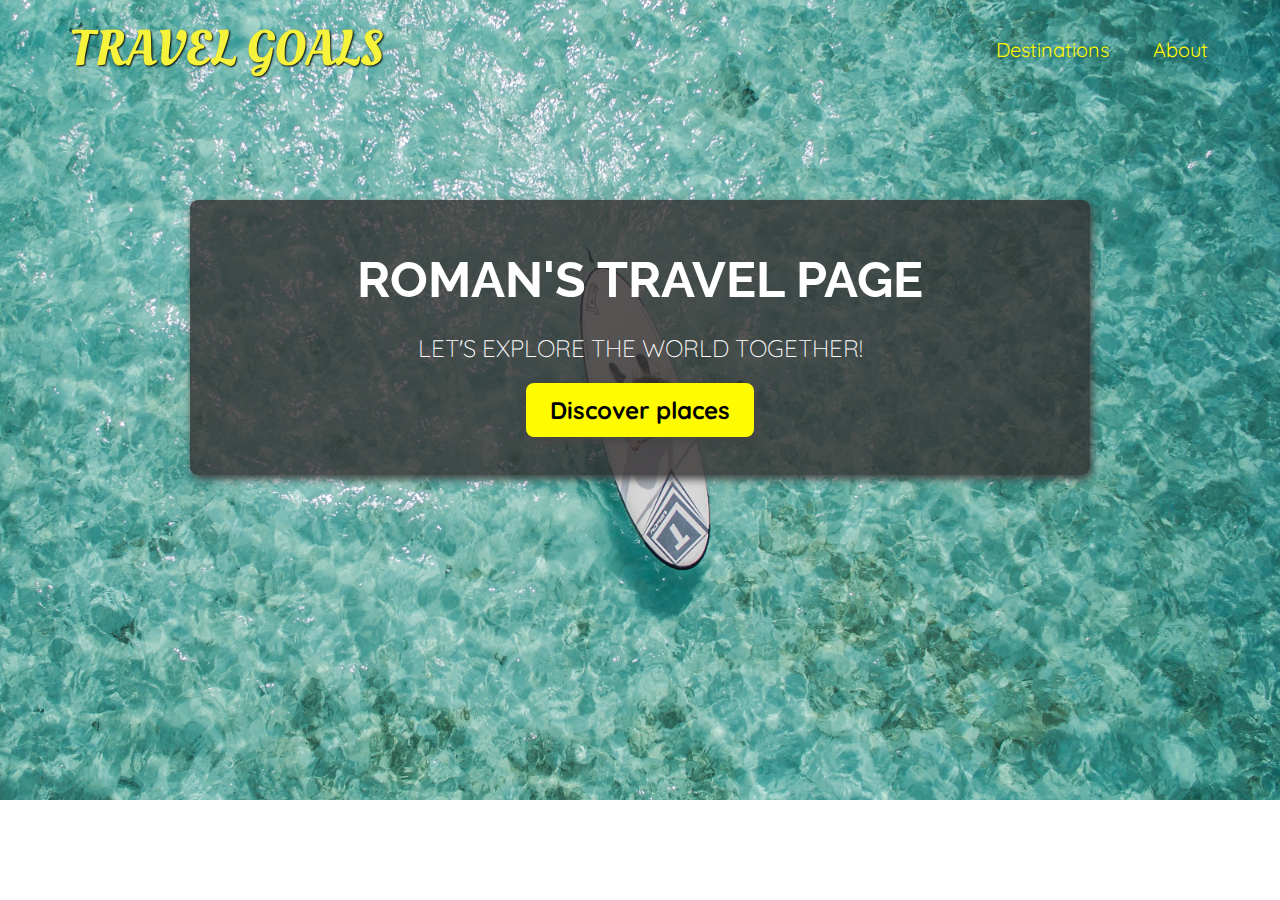
<file: index.html>
<!DOCTYPE html>
<html lang="en">
  <head>
    <meta charset="UTF-8" />
    <link rel="preconnect" href="https://fonts.googleapis.com" />
    <link rel="preconnect" href="https://fonts.gstatic.com" crossorigin />
    <link
      href="https://fonts.googleapis.com/css2?family=Raleway:wght@700&family=Oleo+Script:wght@700&family=Quicksand:wght@300;500;700&display=swap"
      rel="stylesheet"
    />
    <link rel="stylesheet" href="/shared.css" />
    <link rel="stylesheet" href="/styles.css" />
    <title>Travel Goals</title>
  </head>
  <body>
    <header>
      <div id="page-logo">
        <a href="/index.html">Travel Goals</a>
      </div>
      <nav>
        <ul>
          <li><a href="/places.html">Destinations</a></li>
          <li><a href="">About</a></li>
        </ul>
      </nav>
    </header>
    <main>
      <section id="hero">
        <div id="hero-content">
          <h1>Roman's Travel Page</h1>
          <p>Let's explore the world together!</p>
          <a href="/places.html">Discover places</a>
        </div>
      </section>
      <section id="highlights"></section>
    </main>
    <footer></footer>
  </body>
</html>
</file>
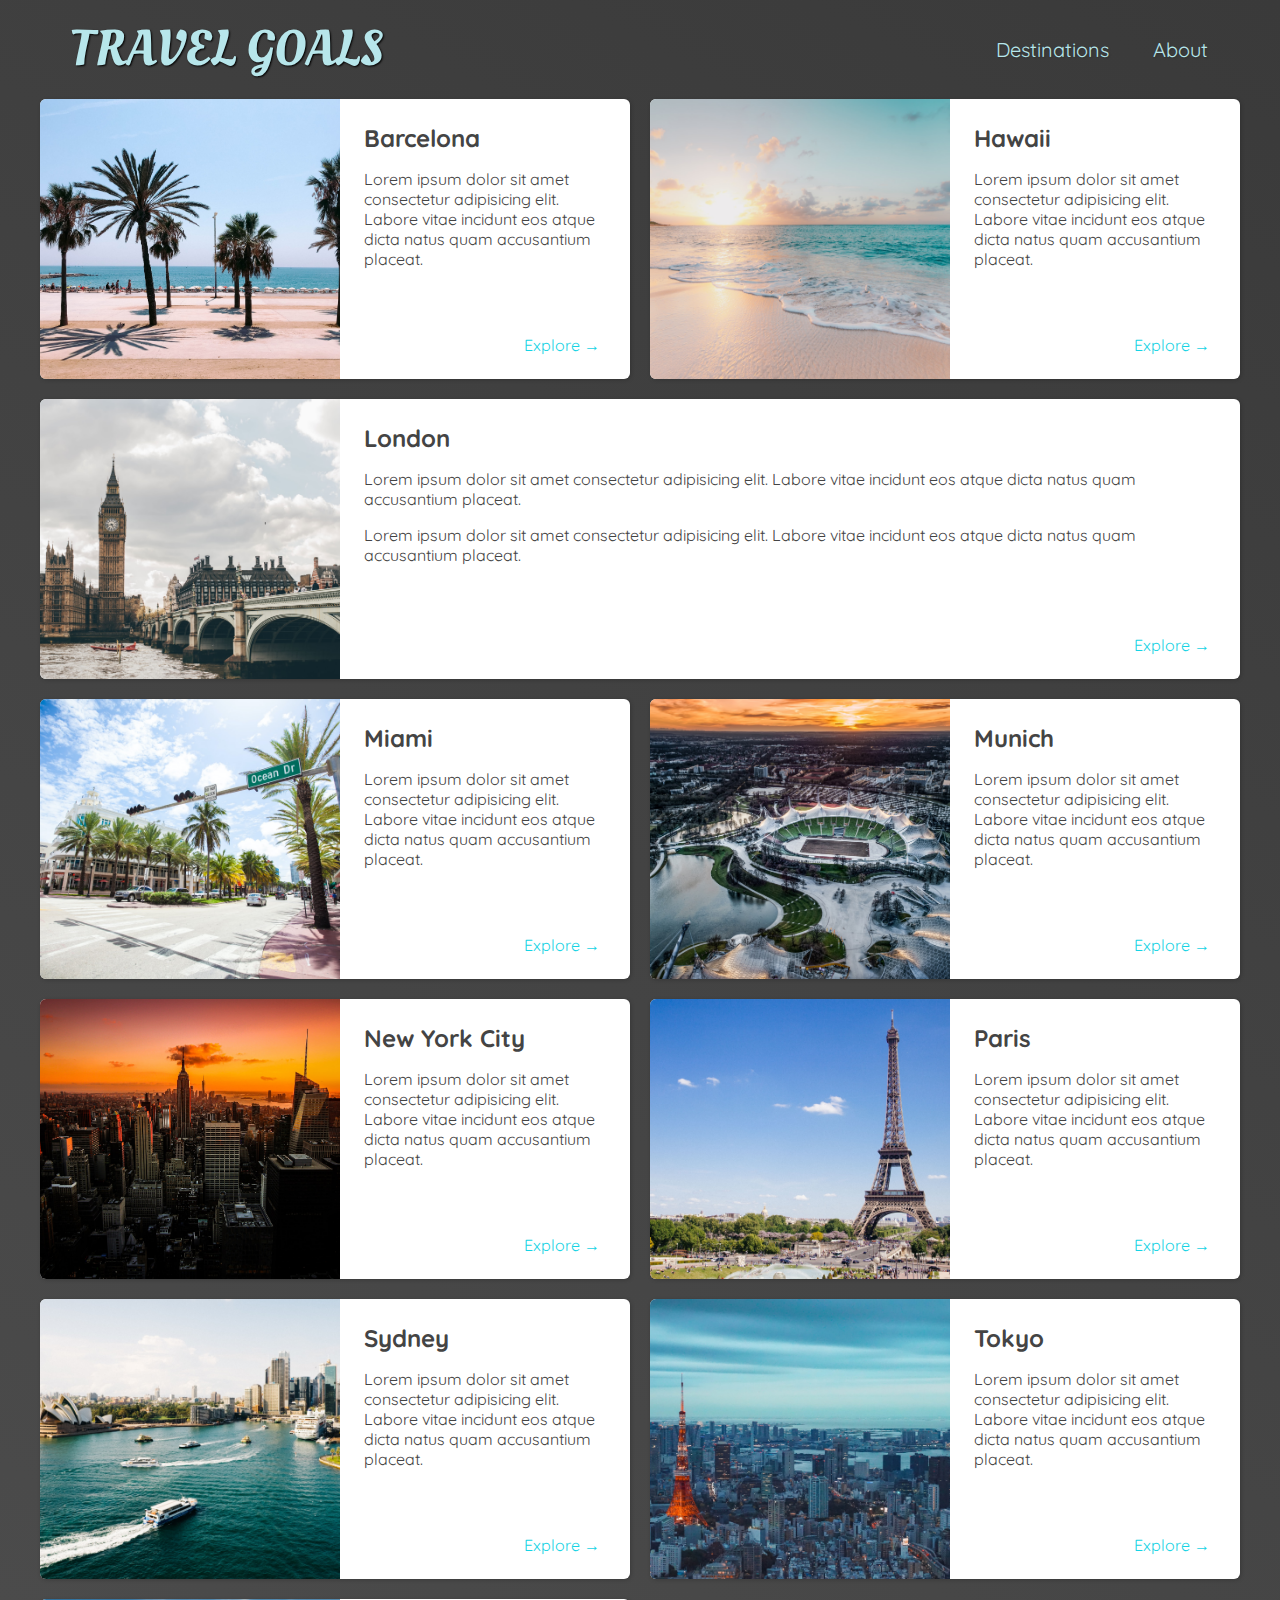
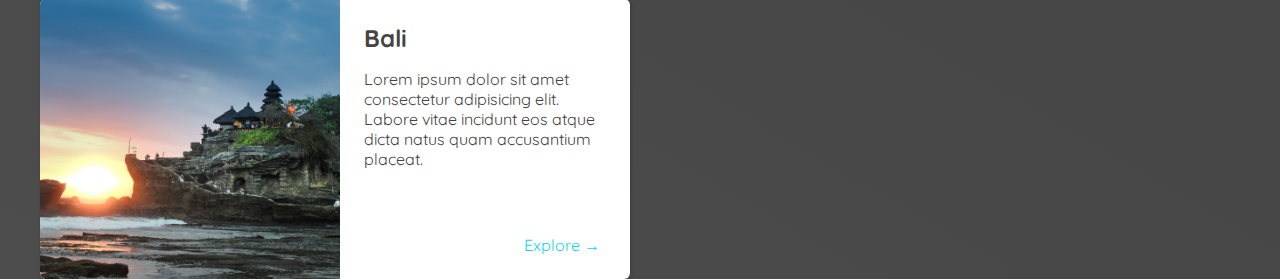
<file: places.html>
<!DOCTYPE html>
<html lang="en">
  <head>
    <meta charset="UTF-8" />
    <link rel="preconnect" href="https://fonts.googleapis.com" />
    <link rel="preconnect" href="https://fonts.gstatic.com" crossorigin />
    <link
      href="https://fonts.googleapis.com/css2?family=Raleway:wght@700&family=Oleo+Script:wght@700&family=Quicksand:wght@300;500;700&display=swap"
      rel="stylesheet"
    />
    <link rel="stylesheet" href="/shared.css" />
    <link rel="stylesheet" href="/places.css" />
    <title>Travel Goals</title>
  </head>
  <body>
    <header>
      <div id="page-logo">
        <a href="/index.html">Travel Goals</a>
      </div>
      <nav>
        <ul>
          <li><a href="/places.html">Destinations</a></li>
          <li><a href="">About</a></li>
        </ul>
      </nav>
    </header>
    <main>
      <ul>
        <li>
          <img src="images/places/barcelona.jpg" alt="City of Barcelona" />
          <div class="item-content">
            <div>
              <h2>Barcelona</h2>
              <p>
                Lorem ipsum dolor sit amet consectetur adipisicing elit. Labore
                vitae incidunt eos atque dicta natus quam accusantium placeat.
              </p>
            </div>
            <div class="actions">
              <a href="https://en.wikipedia.org/wiki/Barcelona">Explore &#x2192</a>
            </div>
          </div>
        </li>
        <li>
          <img src="images/places/hawaii.jpg" alt="Hawaii beach" />
          <div class="item-content">
            <div>
              <h2>Hawaii</h2>
              <p>
                Lorem ipsum dolor sit amet consectetur adipisicing elit. Labore
                vitae incidunt eos atque dicta natus quam accusantium placeat.
              </p>
            </div>
            <div class="actions">
              <a href="https://en.wikipedia.org/wiki/Hawaii">Explore &#x2192</a>
            </div>
          </div>
        </li>
        <li>
          <img src="images/places/london.jpg" alt="London city" />
          <div class="item-content">
            <div>
              <h2>London</h2>
              <p>
                Lorem ipsum dolor sit amet consectetur adipisicing elit. Labore
                vitae incidunt eos atque dicta natus quam accusantium placeat.
              </p>
              <p>
                Lorem ipsum dolor sit amet consectetur adipisicing elit. Labore
                vitae incidunt eos atque dicta natus quam accusantium placeat.
              </p>
            </div>
            <div class="actions">
              <a href="https://en.wikipedia.org/wiki/London">Explore &#x2192</a>
            </div>
          </div>
        </li>
        <li>
          <img src="images/places/miami.jpg" alt="Miami streets" />
          <div class="item-content">
            <div>
              <h2>Miami</h2>
              <p>
                Lorem ipsum dolor sit amet consectetur adipisicing elit. Labore
                vitae incidunt eos atque dicta natus quam accusantium placeat.
              </p>
            </div>
            <div class="actions">
              <a href="https://en.wikipedia.org/wiki/Miami">Explore &#x2192</a>
            </div>
          </div>
        </li>
        <li>
          <img src="images/places/munich.jpg" alt="Munich football stadium" />
          <div class="item-content">
            <div>
              <h2>Munich</h2>
              <p>
                Lorem ipsum dolor sit amet consectetur adipisicing elit. Labore
                vitae incidunt eos atque dicta natus quam accusantium placeat.
              </p>
            </div>
            <div class="actions">
              <a href="https://en.wikipedia.org/wiki/Munich">Explore &#x2192</a>
            </div>
          </div>
        </li>
        <li>
          <img src="images/places/new-york-city.jpg" alt="New York City skyline" />
          <div class="item-content">
            <div>
              <h2>New York City</h2>
              <p>
                Lorem ipsum dolor sit amet consectetur adipisicing elit. Labore
                vitae incidunt eos atque dicta natus quam accusantium placeat.
              </p>
            </div>
            <div class="actions">
              <a href="https://en.wikipedia.org/wiki/New_York_City"
                >Explore &#x2192</a
              >
            </div>
          </div>
        </li>
        <li>
          <img src="images/places/paris.jpg" alt="Paris city" />
          <div class="item-content">
            <div>
              <h2>Paris</h2>
              <p>
                Lorem ipsum dolor sit amet consectetur adipisicing elit. Labore
                vitae incidunt eos atque dicta natus quam accusantium placeat.
              </p>
            </div>
            <div class="actions">
              <a href="https://en.wikipedia.org/wiki/Paris">Explore &#x2192</a>
            </div>
          </div>
        </li>
        <li>
          <img src="images/places/sydney.jpg" alt="Sydney beach" />
          <div class="item-content">
            <div>
              <h2>Sydney</h2>
              <p>
                Lorem ipsum dolor sit amet consectetur adipisicing elit. Labore
                vitae incidunt eos atque dicta natus quam accusantium placeat.
              </p>
            </div>
            <div class="actions">
              <a href="https://en.wikipedia.org/wiki/Sydney">Explore &#x2192</a>
            </div>
          </div>
        </li>
        <li>
          <img src="images/places/tokyo.jpg" alt="Tokyo skyline" />
          <div class="item-content">
            <div>
              <h2>Tokyo</h2>
              <p>
                Lorem ipsum dolor sit amet consectetur adipisicing elit. Labore
                vitae incidunt eos atque dicta natus quam accusantium placeat.
              </p>
            </div>
            <div class="actions">
              <a href="https://en.wikipedia.org/wiki/Tokyo">Explore &#x2192</a>
            </div>
          </div>
        </li>
        <li>
          <img src="images/places/bali.jpg" alt="Bali beach" />
          <div class="item-content">
            <div>
              <h2>Bali</h2>
              <p>
                Lorem ipsum dolor sit amet consectetur adipisicing elit. Labore
                vitae incidunt eos atque dicta natus quam accusantium placeat.
              </p>
            </div>
            <div class="actions">
              <a href="https://en.wikipedia.org/wiki/Bali">Explore &#x2192</a>
            </div>
          </div>
        </li>
      </ul>
    </footer>
  </body>
</html>
</file>
<file: shared.css>
body {
  font-family: "Quicksand", sans-serif;
  margin: 0;
}

ul {
  list-style: none;
  margin: 0;
  padding: 0;
}

header {
  display: flex;
  justify-content: space-between;
  align-items: center;
  padding: 15px 60px;
  position: absolute;
  width: 100%;
  top: 0;
  left: 0;
  box-sizing: border-box;
}

#page-logo a {
  padding: 10px;
  font-family: "Oleo Script", sans-serif;
  color: rgb(245, 243, 60);
  font-size: 50px;
  text-decoration: none;
  text-transform: uppercase;
  text-shadow: 1px 1px 2px rgb(0, 0, 0);
}

#page-logo a:hover {
  color: rgb(165, 162, 14);
  background-color: transparent;
}

header ul {
  display: flex;
}

header li {
  margin-left: 20px;
}

header a {
  color: rgb(255, 251, 0);
  text-decoration: none;
  font-size: 20px;
  padding: 12px;
  text-shadow: 1px 1px 2px rgba(0, 0, 0, 0.2);
  border-radius: 6px;
}

header nav a:hover {
  color: rgb(77, 77, 77);
  background-color: rgb(255, 251, 0);
}

footer {
  background: linear-gradient(70deg, rgb(24, 24, 24), rgb(25, 29,29));
}

footer ul {
  display: flex;
  justify-content: center;
  padding: 40px;
}

footer li {
  width: 80px;
  height: 80px;
  margin: 0 50px;
}

footer img {
  width: 100%;
  height: 100%;
}
</file>
<file: styles.css>
#hero {
  height: 800px;
  background-image: url("/images/places/ocean.jpg");
  background-position: center;
  background-size: cover;
}

#hero-content {
  width: 900px;
  background-color: rgba(51, 47, 47, 0.8);
  box-shadow: 2px 4px 8px rgb(68, 67, 67);
  border-radius: 8px;
  text-align: center;
  padding: 50px 0;
  margin: 0 auto;
  position: relative;
  top: 200px;
}

#hero-content h1{
    color: white;
    text-transform: uppercase;
    font-size: 50px;
    font-family: "Raleway", sans-serif;
    margin: 0;
}

#hero-content p {
    color: white;
    text-transform: uppercase;
    font-size: 24px;
    font-weight: 300;
    margin-bottom: 32px;
}

#hero-content a{
    text-decoration: none;
    background-color: rgb(255, 251, 0);
    padding: 12px 24px;
    color: black;
    font-size: 24px;
    font-weight: bold;
    border-radius: 8px;
    box-shadow: 2px 4px 8px rgb(68, 67, 67);
}

#hero-content a:hover{
    background-color: rgb(255, 238, 0);
}
</file>
<file: places.css>
body {
  background: linear-gradient(30deg, rgb(77, 77, 77), rgb(58, 58, 58));
  color: rgb(68, 68, 68);
}

#page-logo a {
  color: rgb(183, 230, 235);
}

#page-logo a:hover {
  color: rgb(135, 168, 172);
  background-color: transparent;
}

header {
  position: static;
}

header a {
  color: rgb(183, 230, 235);
}

header nav a:hover {
  background-color: rgb(183, 230, 235);
  color: rgb(59, 59, 59);
}

main ul {
  width: 1200px;
  margin: 0 auto;
  display: grid;
  grid-template-columns: 1fr 1fr;
  gap: 20px 20px;
}

li:nth-of-type(3) {
  grid-column: 1 / span 2;
}

main li {
  display: flex;
  background-color: white;
  box-shadow: 1px 1px 4px rgba(0, 0, 0, 0.2);
  border-radius: 6px;
  overflow: hidden;
}

main li img {
  width: 300px;
  height: 280px;
  object-fit: cover;
}

.item-content {
  padding: 24px;
  display: flex;
  flex-direction: column;
  justify-content: space-between;
}

.item-content h2 {
  margin: 0;
}

.actions {
  text-align: right;
}

.actions a {
  text-decoration: none;
  padding: 6px;
  color: rgb(22, 211, 228);
  border-radius: 5px;
}

.actions a:hover {
  background-color: rgb(235, 253, 255);
}
</file>
